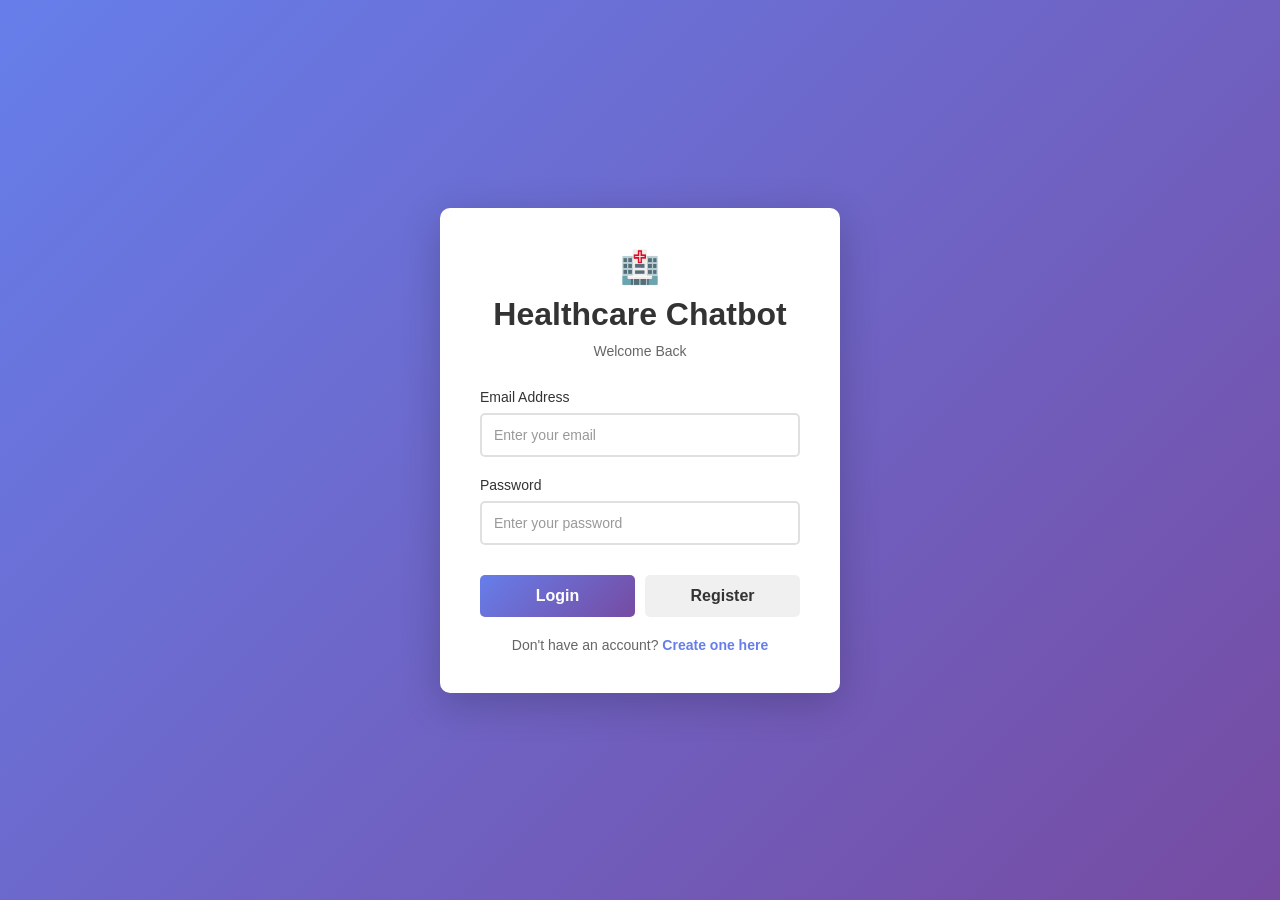
<file: templates/login.html>
<!DOCTYPE html>
<html lang="en">
<head>
    <meta charset="UTF-8">
    <meta name="viewport" content="width=device-width, initial-scale=1.0">
    <title>Healthcare Chatbot - Login</title>
    <style>
        * {
            margin: 0;
            padding: 0;
            box-sizing: border-box;
        }

        body {
            font-family: 'Segoe UI', Tahoma, Geneva, Verdana, sans-serif;
            background: linear-gradient(135deg, #667eea 0%, #764ba2 100%);
            min-height: 100vh;
            display: flex;
            justify-content: center;
            align-items: center;
            padding: 20px;
        }

        .container {
            background: white;
            border-radius: 10px;
            box-shadow: 0 10px 40px rgba(0, 0, 0, 0.2);
            width: 100%;
            max-width: 400px;
            padding: 40px;
        }

        .header {
            text-align: center;
            margin-bottom: 30px;
        }

        .header h1 {
            color: #333;
            font-size: 32px;
            margin-bottom: 10px;
        }

        .header p {
            color: #666;
            font-size: 14px;
        }

        .form-group {
            margin-bottom: 20px;
        }

        label {
            display: block;
            margin-bottom: 8px;
            color: #333;
            font-weight: 500;
            font-size: 14px;
        }

        input[type="email"],
        input[type="password"] {
            width: 100%;
            padding: 12px;
            border: 2px solid #e0e0e0;
            border-radius: 5px;
            font-size: 14px;
            transition: border-color 0.3s;
            font-family: 'Segoe UI', Tahoma, Geneva, Verdana, sans-serif;
        }

        input[type="email"]:focus,
        input[type="password"]:focus {
            outline: none;
            border-color: #667eea;
            background-color: #f8f9ff;
        }

        .form-group input::placeholder {
            color: #999;
        }

        .button-group {
            display: flex;
            gap: 10px;
            margin-top: 30px;
        }

        button {
            flex: 1;
            padding: 12px;
            border: none;
            border-radius: 5px;
            font-size: 16px;
            font-weight: 600;
            cursor: pointer;
            transition: all 0.3s ease;
        }

        .btn-login {
            background: linear-gradient(135deg, #667eea 0%, #764ba2 100%);
            color: white;
        }

        .btn-login:hover {
            transform: translateY(-2px);
            box-shadow: 0 5px 20px rgba(102, 126, 234, 0.4);
        }

        .btn-register {
            background: #f0f0f0;
            color: #333;
        }

        .btn-register:hover {
            background: #e0e0e0;
            transform: translateY(-2px);
        }

        .error-message {
            display: none;
            background: #f8d7da;
            color: #721c24;
            padding: 12px;
            border-radius: 5px;
            margin-bottom: 20px;
            border: 1px solid #f5c6cb;
            font-size: 14px;
        }

        .success-message {
            display: none;
            background: #d4edda;
            color: #155724;
            padding: 12px;
            border-radius: 5px;
            margin-bottom: 20px;
            border: 1px solid #c3e6cb;
            font-size: 14px;
        }

        .loading {
            display: none;
            text-align: center;
            color: #667eea;
            font-size: 14px;
        }

        .spinner {
            border: 3px solid #f3f3f3;
            border-top: 3px solid #667eea;
            border-radius: 50%;
            width: 20px;
            height: 20px;
            animation: spin 1s linear infinite;
            margin: 10px auto;
        }

        @keyframes spin {
            0% { transform: rotate(0deg); }
            100% { transform: rotate(360deg); }
        }

        .divider {
            text-align: center;
            margin: 20px 0;
            color: #999;
            font-size: 14px;
        }

        .divider::before,
        .divider::after {
            content: '';
            display: inline-block;
            width: 45%;
            height: 1px;
            background: #e0e0e0;
            vertical-align: middle;
        }

        .divider::before {
            margin-right: 10px;
        }

        .divider::after {
            margin-left: 10px;
        }

        .register-link {
            text-align: center;
            margin-top: 20px;
            font-size: 14px;
            color: #666;
        }

        .register-link a {
            color: #667eea;
            text-decoration: none;
            font-weight: 600;
        }

        .register-link a:hover {
            text-decoration: underline;
        }
    </style>
</head>
<body>
    <div class="container">
        <div class="header">
            <h1>🏥</h1>
            <h1>Healthcare Chatbot</h1>
            <p>Welcome Back</p>
        </div>

        <div id="errorMessage" class="error-message"></div>
        <div id="successMessage" class="success-message"></div>

        <form id="loginForm" onsubmit="handleLogin(event)">
            <div class="form-group">
                <label for="email">Email Address</label>
                <input 
                    type="email" 
                    id="email" 
                    placeholder="Enter your email"
                    required
                >
            </div>

            <div class="form-group">
                <label for="password">Password</label>
                <input 
                    type="password" 
                    id="password" 
                    placeholder="Enter your password"
                    required
                >
            </div>

            <div class="loading" id="loading">
                <div class="spinner"></div>
                <p>Logging in...</p>
            </div>

            <div class="button-group">
                <button type="submit" class="btn-login">Login</button>
                <button type="button" class="btn-register" onclick="goToRegister()">Register</button>
            </div>
        </form>

        <div class="register-link">
            Don't have an account? <a href="/register">Create one here</a>
        </div>
    </div>

    <script>
        function handleLogin(event) {
            event.preventDefault();
            const email = document.getElementById('email').value.trim();
            const password = document.getElementById('password').value.trim();
            const errorMsg = document.getElementById('errorMessage');
            const successMsg = document.getElementById('successMessage');
            const loading = document.getElementById('loading');
            const loginForm = document.getElementById('loginForm');

            // Clear messages
            errorMsg.style.display = 'none';
            successMsg.style.display = 'none';
            errorMsg.textContent = '';
            successMsg.textContent = '';

            // Validation
            if (!email || !password) {
                errorMsg.textContent = 'Please enter both email and password';
                errorMsg.style.display = 'block';
                return;
            }

            // Show loading
            loading.style.display = 'block';
            loginForm.style.display = 'none';

            // Send login request
            fetch('/login', {
                method: 'POST',
                headers: {
                    'Content-Type': 'application/json'
                },
                body: JSON.stringify({
                    email: email,
                    password: password
                })
            })
            .then(response => response.json())
            .then(data => {
                if (data.success) {
                    successMsg.textContent = data.message;
                    successMsg.style.display = 'block';
                    setTimeout(() => {
                        window.location.href = data.redirect;
                    }, 1500);
                } else {
                    errorMsg.textContent = data.message || 'Login failed';
                    errorMsg.style.display = 'block';
                    loading.style.display = 'none';
                    loginForm.style.display = 'block';
                }
            })
            .catch(error => {
                errorMsg.textContent = 'An error occurred. Please try again.';
                errorMsg.style.display = 'block';
                loading.style.display = 'none';
                loginForm.style.display = 'block';
            });
        }

        function goToRegister() {
            window.location.href = '/register';
        }

        // Allow Enter key to submit
        document.getElementById('password').addEventListener('keydown', function(event) {
            if (event.key === 'Enter') {
                handleLogin(event);
            }
        });
    </script>
</body>
</html>
</file>
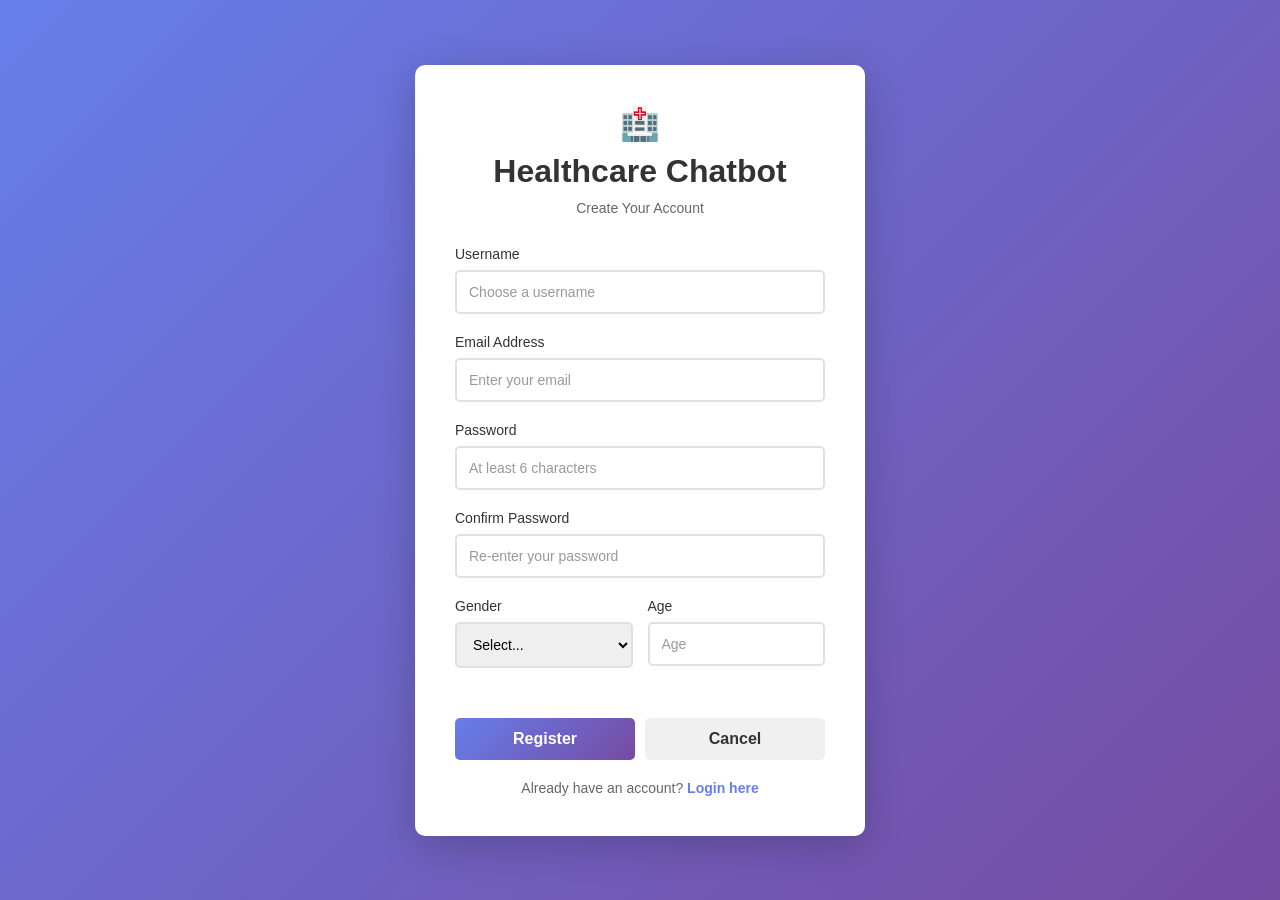
<file: templates/register.html>
<!DOCTYPE html>
<html lang="en">
<head>
    <meta charset="UTF-8">
    <meta name="viewport" content="width=device-width, initial-scale=1.0">
    <title>Healthcare Chatbot - Register</title>
    <style>
        * {
            margin: 0;
            padding: 0;
            box-sizing: border-box;
        }

        body {
            font-family: 'Segoe UI', Tahoma, Geneva, Verdana, sans-serif;
            background: linear-gradient(135deg, #667eea 0%, #764ba2 100%);
            min-height: 100vh;
            display: flex;
            justify-content: center;
            align-items: center;
            padding: 20px;
        }

        .container {
            background: white;
            border-radius: 10px;
            box-shadow: 0 10px 40px rgba(0, 0, 0, 0.2);
            width: 100%;
            max-width: 450px;
            padding: 40px;
        }

        .header {
            text-align: center;
            margin-bottom: 30px;
        }

        .header h1 {
            color: #333;
            font-size: 32px;
            margin-bottom: 10px;
        }

        .header p {
            color: #666;
            font-size: 14px;
        }

        .form-row {
            display: grid;
            grid-template-columns: 1fr 1fr;
            gap: 15px;
        }

        .form-row.full {
            grid-template-columns: 1fr;
        }

        .form-group {
            margin-bottom: 20px;
        }

        label {
            display: block;
            margin-bottom: 8px;
            color: #333;
            font-weight: 500;
            font-size: 14px;
        }

        input[type="text"],
        input[type="email"],
        input[type="password"],
        input[type="number"],
        select {
            width: 100%;
            padding: 12px;
            border: 2px solid #e0e0e0;
            border-radius: 5px;
            font-size: 14px;
            transition: border-color 0.3s;
            font-family: 'Segoe UI', Tahoma, Geneva, Verdana, sans-serif;
        }

        input[type="text"]:focus,
        input[type="email"]:focus,
        input[type="password"]:focus,
        input[type="number"]:focus,
        select:focus {
            outline: none;
            border-color: #667eea;
            background-color: #f8f9ff;
        }

        input::placeholder {
            color: #999;
        }

        .button-group {
            display: flex;
            gap: 10px;
            margin-top: 30px;
        }

        button {
            flex: 1;
            padding: 12px;
            border: none;
            border-radius: 5px;
            font-size: 16px;
            font-weight: 600;
            cursor: pointer;
            transition: all 0.3s ease;
        }

        .btn-register {
            background: linear-gradient(135deg, #667eea 0%, #764ba2 100%);
            color: white;
        }

        .btn-register:hover {
            transform: translateY(-2px);
            box-shadow: 0 5px 20px rgba(102, 126, 234, 0.4);
        }

        .btn-cancel {
            background: #f0f0f0;
            color: #333;
        }

        .btn-cancel:hover {
            background: #e0e0e0;
            transform: translateY(-2px);
        }

        .error-message {
            display: none;
            background: #f8d7da;
            color: #721c24;
            padding: 12px;
            border-radius: 5px;
            margin-bottom: 20px;
            border: 1px solid #f5c6cb;
            font-size: 14px;
        }

        .success-message {
            display: none;
            background: #d4edda;
            color: #155724;
            padding: 12px;
            border-radius: 5px;
            margin-bottom: 20px;
            border: 1px solid #c3e6cb;
            font-size: 14px;
        }

        .loading {
            display: none;
            text-align: center;
            color: #667eea;
            font-size: 14px;
        }

        .spinner {
            border: 3px solid #f3f3f3;
            border-top: 3px solid #667eea;
            border-radius: 50%;
            width: 20px;
            height: 20px;
            animation: spin 1s linear infinite;
            margin: 10px auto;
        }

        @keyframes spin {
            0% { transform: rotate(0deg); }
            100% { transform: rotate(360deg); }
        }

        .login-link {
            text-align: center;
            margin-top: 20px;
            font-size: 14px;
            color: #666;
        }

        .login-link a {
            color: #667eea;
            text-decoration: none;
            font-weight: 600;
        }

        .login-link a:hover {
            text-decoration: underline;
        }

        .password-strength {
            margin-top: 8px;
            font-size: 12px;
            display: none;
        }

        .strength-meter {
            height: 4px;
            background: #e0e0e0;
            border-radius: 2px;
            margin-top: 4px;
            overflow: hidden;
        }

        .strength-bar {
            height: 100%;
            width: 0;
            background: #dc3545;
            transition: width 0.3s;
        }

        .strength-weak { background: #dc3545 !important; }
        .strength-fair { background: #ffc107 !important; }
        .strength-good { background: #17a2b8 !important; }
        .strength-strong { background: #28a745 !important; }
    </style>
</head>
<body>
    <div class="container">
        <div class="header">
            <h1>🏥</h1>
            <h1>Healthcare Chatbot</h1>
            <p>Create Your Account</p>
        </div>

        <div id="errorMessage" class="error-message"></div>
        <div id="successMessage" class="success-message"></div>

        <form id="registerForm" onsubmit="handleRegister(event)">
            <div class="form-row full">
                <div class="form-group">
                    <label for="username">Username</label>
                    <input 
                        type="text" 
                        id="username" 
                        placeholder="Choose a username"
                        required
                    >
                </div>
            </div>

            <div class="form-row full">
                <div class="form-group">
                    <label for="email">Email Address</label>
                    <input 
                        type="email" 
                        id="email" 
                        placeholder="Enter your email"
                        required
                    >
                </div>
            </div>

            <div class="form-row full">
                <div class="form-group">
                    <label for="password">Password</label>
                    <input 
                        type="password" 
                        id="password" 
                        placeholder="At least 6 characters"
                        required
                        onkeyup="checkPasswordStrength()"
                    >
                    <div class="password-strength" id="passwordStrength">
                        <div class="strength-meter">
                            <div class="strength-bar" id="strengthBar"></div>
                        </div>
                        <span id="strengthText">Weak password</span>
                    </div>
                </div>
            </div>

            <div class="form-row full">
                <div class="form-group">
                    <label for="confirmPassword">Confirm Password</label>
                    <input 
                        type="password" 
                        id="confirmPassword" 
                        placeholder="Re-enter your password"
                        required
                    >
                </div>
            </div>

            <div class="form-row">
                <div class="form-group">
                    <label for="gender">Gender</label>
                    <select id="gender">
                        <option value="">Select...</option>
                        <option value="Male">Male</option>
                        <option value="Female">Female</option>
                        <option value="Other">Other</option>
                        <option value="Prefer not to say">Prefer not to say</option>
                    </select>
                </div>

                <div class="form-group">
                    <label for="age">Age</label>
                    <input 
                        type="number" 
                        id="age" 
                        placeholder="Age"
                        min="1"
                        max="150"
                    >
                </div>
            </div>

            <div class="loading" id="loading">
                <div class="spinner"></div>
                <p>Creating account...</p>
            </div>

            <div class="button-group">
                <button type="submit" class="btn-register">Register</button>
                <button type="button" class="btn-cancel" onclick="goToLogin()">Cancel</button>
            </div>
        </form>

        <div class="login-link">
            Already have an account? <a href="/login">Login here</a>
        </div>
    </div>

    <script>
        function checkPasswordStrength() {
            const password = document.getElementById('password').value;
            const strengthBar = document.getElementById('strengthBar');
            const strengthText = document.getElementById('strengthText');
            const strengthDiv = document.getElementById('passwordStrength');

            if (password.length === 0) {
                strengthDiv.style.display = 'none';
                return;
            }

            strengthDiv.style.display = 'block';

            let strength = 0;
            if (password.length >= 6) strength++;
            if (password.length >= 10) strength++;
            if (/[a-z]/.test(password) && /[A-Z]/.test(password)) strength++;
            if (/\d/.test(password)) strength++;
            if (/[^a-zA-Z\d]/.test(password)) strength++;

            let text, className;
            if (strength < 2) {
                text = 'Weak password';
                className = 'strength-weak';
                strengthBar.style.width = '25%';
            } else if (strength < 3) {
                text = 'Fair password';
                className = 'strength-fair';
                strengthBar.style.width = '50%';
            } else if (strength < 4) {
                text = 'Good password';
                className = 'strength-good';
                strengthBar.style.width = '75%';
            } else {
                text = 'Strong password';
                className = 'strength-strong';
                strengthBar.style.width = '100%';
            }

            strengthBar.className = 'strength-bar ' + className;
            strengthText.textContent = text;
        }

        function handleRegister(event) {
            event.preventDefault();
            const username = document.getElementById('username').value.trim();
            const email = document.getElementById('email').value.trim();
            const password = document.getElementById('password').value;
            const confirmPassword = document.getElementById('confirmPassword').value;
            const gender = document.getElementById('gender').value.trim();
            const age = document.getElementById('age').value;

            const errorMsg = document.getElementById('errorMessage');
            const successMsg = document.getElementById('successMessage');
            const loading = document.getElementById('loading');
            const form = document.getElementById('registerForm');

            // Clear messages
            errorMsg.style.display = 'none';
            successMsg.style.display = 'none';
            errorMsg.textContent = '';
            successMsg.textContent = '';

            // Validation
            if (!username || !email || !password || !confirmPassword) {
                errorMsg.textContent = 'Please fill in all required fields';
                errorMsg.style.display = 'block';
                return;
            }

            if (password.length < 6) {
                errorMsg.textContent = 'Password must be at least 6 characters';
                errorMsg.style.display = 'block';
                return;
            }

            if (password !== confirmPassword) {
                errorMsg.textContent = 'Passwords do not match';
                errorMsg.style.display = 'block';
                return;
            }

            if (age && (age < 1 || age > 150)) {
                errorMsg.textContent = 'Please enter a valid age';
                errorMsg.style.display = 'block';
                return;
            }

            // Show loading
            loading.style.display = 'block';
            form.style.display = 'none';

            // Send registration request
            fetch('/register', {
                method: 'POST',
                headers: {
                    'Content-Type': 'application/json'
                },
                body: JSON.stringify({
                    username: username,
                    email: email,
                    password: password,
                    confirm_password: confirmPassword,
                    gender: gender,
                    age: age
                })
            })
            .then(response => response.json())
            .then(data => {
                if (data.success) {
                    successMsg.textContent = data.message;
                    successMsg.style.display = 'block';
                    setTimeout(() => {
                        window.location.href = data.redirect;
                    }, 1500);
                } else {
                    errorMsg.textContent = data.message || 'Registration failed';
                    errorMsg.style.display = 'block';
                    loading.style.display = 'none';
                    form.style.display = 'block';
                }
            })
            .catch(error => {
                errorMsg.textContent = 'An error occurred. Please try again.';
                errorMsg.style.display = 'block';
                loading.style.display = 'none';
                form.style.display = 'block';
            });
        }

        function goToLogin() {
            window.location.href = '/login';
        }
    </script>
</body>
</html>
</file>
